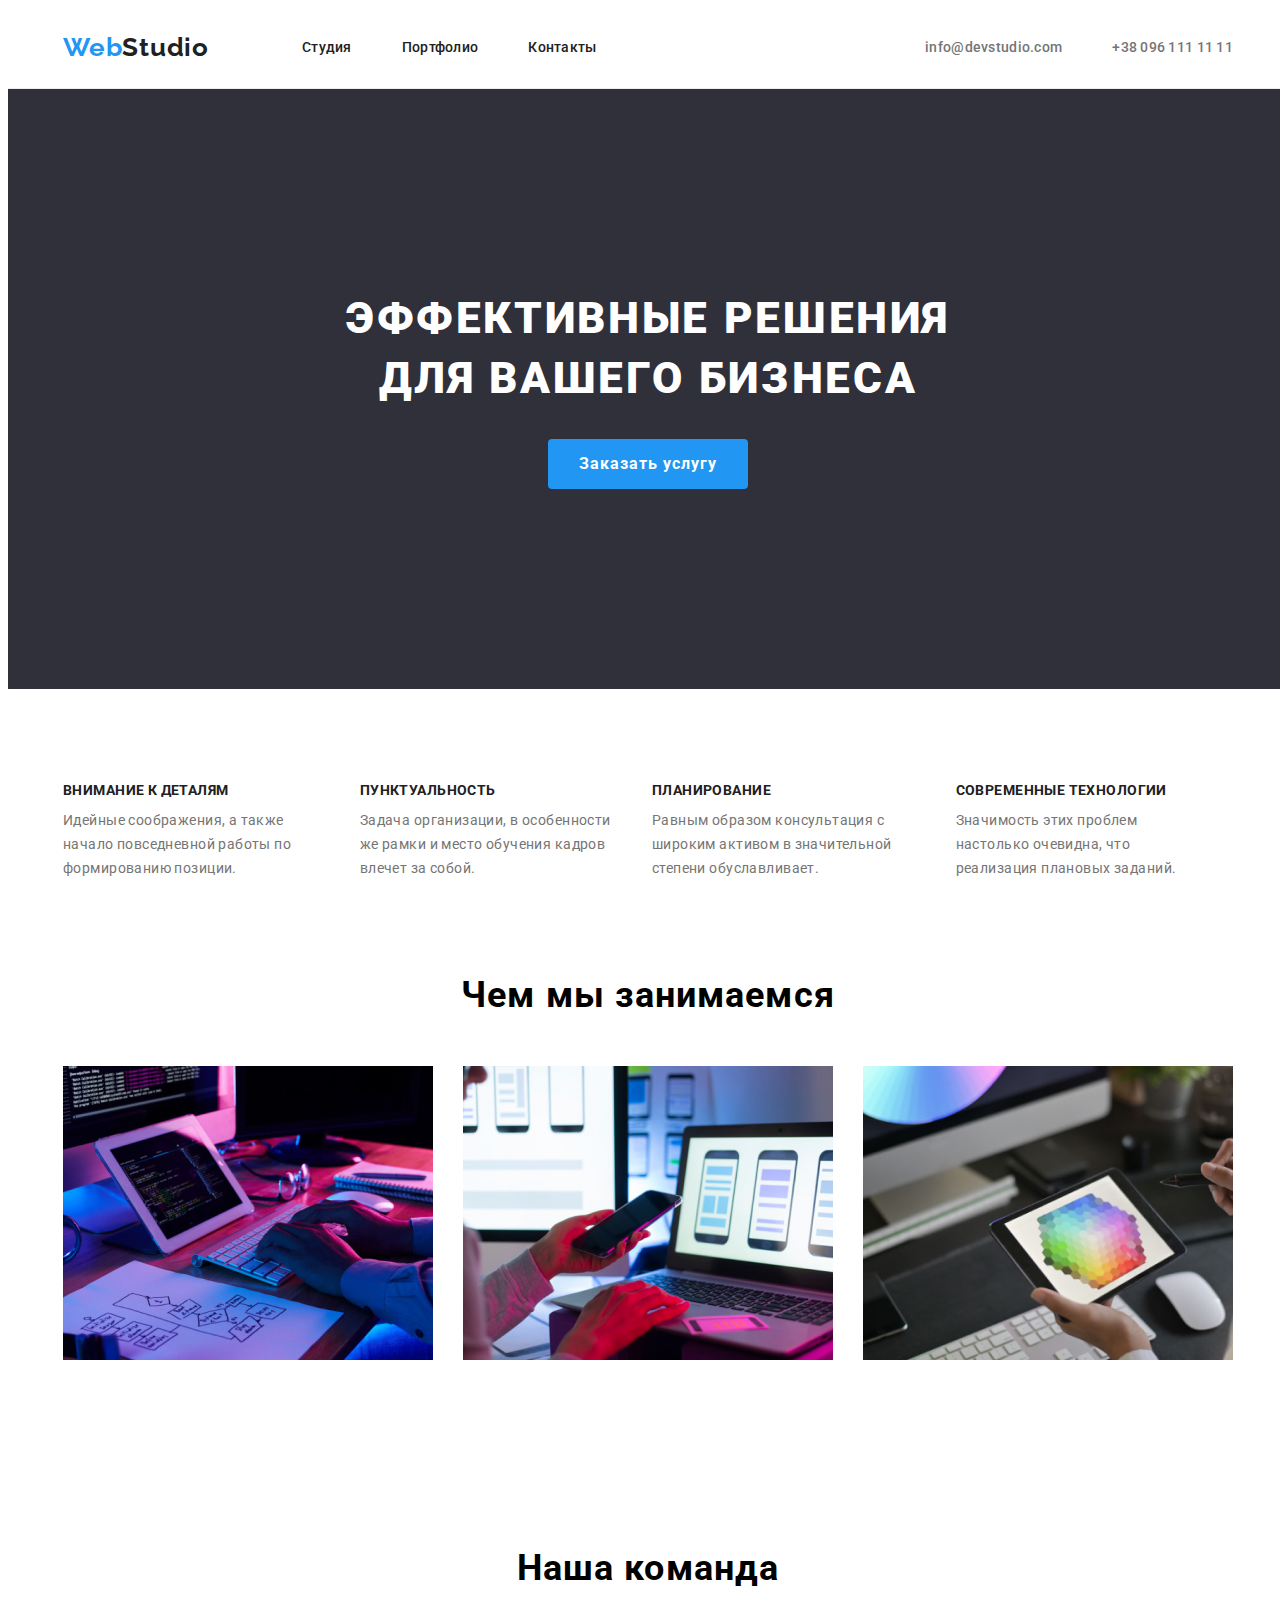
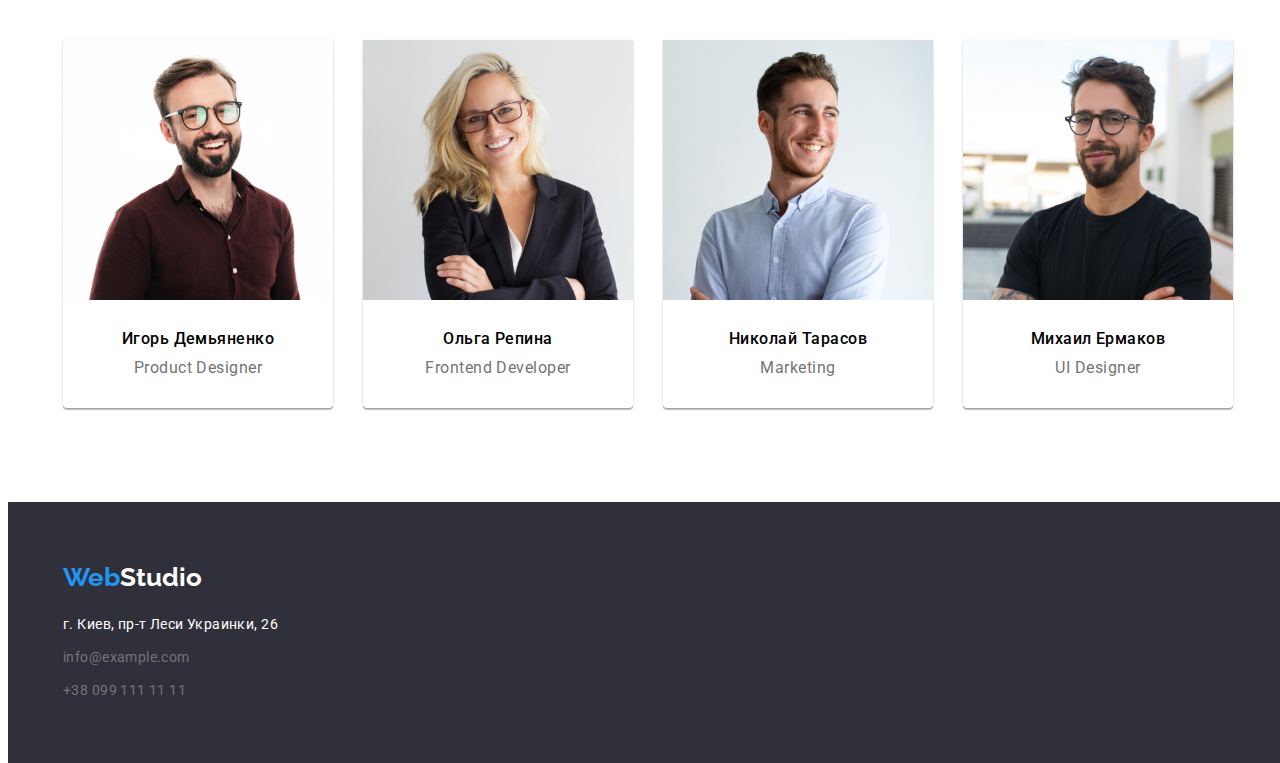
<file: index.html>
<!DOCTYPE html>
<html lang="en">
<head>
	<meta charset="utf-8">
	<link rel="preconnect" href="https://fonts.googleapis.com">
<link rel="preconnect" href="https://fonts.gstatic.com" crossorigin>
<link href="https://fonts.googleapis.com/css2?family=Montserrat:ital,wght@0,400;0,600;0,700;0,800;1,500&family=Raleway:wght@700&family=Roboto:wght@400;500;700;900&display=swap"
 rel="stylesheet">
 <link rel="stylesheet" href="https://cdnjs.cloudflare.com/ajax/libs/modern-normalize/1.1.0/modern-normalize.min.css" integrity="sha512-wpPYUAdjBVSE4KJnH1VR1HeZfpl1ub8YT/NKx4PuQ5NmX2tKuGu6U/JRp5y+Y8XG2tV+wKQpNHVUX03MfMFn9Q=="
  crossorigin="anonymous" referrerpolicy="no-referrer" />
	<link rel="stylesheet" type="text/css" href="css/styles.css">
	<title>Home work 3</title>
</head>
<body>
	<header class="header">
	<div class="container header-container">
<nav class="nav">
			<a href="" class="logo"><span class="logo-blue">Web</span>Studio</a>
	<ul class="list-header">
		<li class="item-header"><a href="" class="link-header">Студия</a></li>
		<li class="item-header"><a href="https://olegochych.github.io/goit-markup-hw-03/portfolio.html" class="link-header">Портфолио</a></li>
		<li class="item-header"><a href="" class="link-header">Контакты</a></li>
	</ul>
</nav>
	<ul class="list-grey">
		<li class="item-grey"><a href="mailto:info@devstudio.com" class="link-grey">info@devstudio.com</a></li>
		<li class="item-grey"><a href="tel:+380961111111" class="link-grey">+38 096 111 11 11</a></li>
	</ul>
	</div>

	</header>

<main class="main">
	<section class="section-hero">
		<div class="container">
		<h1 class="hero-title">Эффективные решения для вашего бизнеса</h1>
		<button type="button" class="hero-btn">Заказать услугу</button>
		</div>
	</section>
	<section class="section-features">
		<div class="container">
		<ul class="list-features">
			<li class="item-features">
				<h3 class="title-features">Внимание к деталям</h3>
				<p class="text-features">Идейные соображения, а также начало повседневной работы по формированию позиции.</p>
			</li>
			<li class="item-features">
				<h3 class="title-features">Пунктуальность</h3>
				<p class="text-features">Задача организации, в особенности же рамки и место обучения кадров влечет за собой.</p>
			</li>
			<li class="item-features">
				<h3 class="title-features">Планирование</h3>
				<p class="text-features">Равным образом консультация с широким активом в значительной степени обуславливает.</p>
			</li>
			<li class="item-features">
				<h3 class="title-features">Современные технологии</h3>
				<p class="text-features">Значимость этих проблем настолько очевидна, что реализация плановых заданий.</p>
			</li>
		</ul>
		</div>
	</section>
	<section class="what-we-do">
		<div class="container">
			<h2 class="what-we-do-title">Чем мы занимаемся</h2>
		<ul class="wwd-list">
			<li class="wwd-item"><img src="images/wwd1.jpg" alt="Написание кода" width="370" height="294"></li>
			<li class="wwd-item"><img src="images/wwd2.jpg" alt="Разработка мобильного приложения" width="370" height="294"></li>
			<li><img src="images/wwd3.jpg" alt="Графический планшет" width="370" height="294"></li>
		</ul>
		</div>	
	</section>
	<section class="our-team">
		<div class="container">
		<h2 class="our-team-title">Наша команда</h2>
		<ul class="our-team-list">
			<li class="our-team-item">
				<img src="images/imgihor.jpg" alt="Игорь" width="270" height="260">
				<h3 class="our-team-names">Игорь Демьяненко</h3>
				<p class="our-team-job">Product Designer</p>
			</li>
			<li class="our-team-item">
				<img src="images/imgolha.jpg" alt="Ольга" width="270" height="260">
				<h3 class="our-team-names">Ольга Репина</h3>
				<p class="our-team-job">Frontend Developer</p>
			</li>
			<li class="our-team-item">
				<img src="images/imgniko.jpg" alt="Николай" width="270" height="260">
				<h3 class="our-team-names">Николай Тарасов</h3>
				<p class="our-team-job">Marketing</p>
			</li>
			<li class="our-team-item">
				<img src="images/imgmichail.jpg" alt="Михаил" width="270" height="260">
				<h3 class="our-team-names">Михаил Ермаков</h3>
				<p class="our-team-job">UI Designer</p>
			</li>
		</ul>
		</div>
	</section>
	</main>

	<footer class="footer">
		<div class="container footer-container">
			<a href="" class="logo-footer"><span class="logo-blue">Web</span>Studio</a>
			<address>
				<ul class="list-footer">
					<li class="item-footer"><a href="https://www.google.com/maps/d/u/0/viewer?msa=0&mid=10uSM3H-mIU3GznYo2szRIEphczw&ll=50.42732700000001%2C30.538092&z=17" class="link-footer-street">г. Киев, пр-т Леси Украинки, 26</a></li>
					<li class="item-footer"><a href="mailto:info@example.com" class="link-footer">info@example.com</a></li>
					<li class="item-footer"><a href="tel:+380991111111" class="link-footer">+38 099 111 11 11</a></li>
				</ul>
			</address>
		</div>
	</footer>
</body>
</html>
</file>
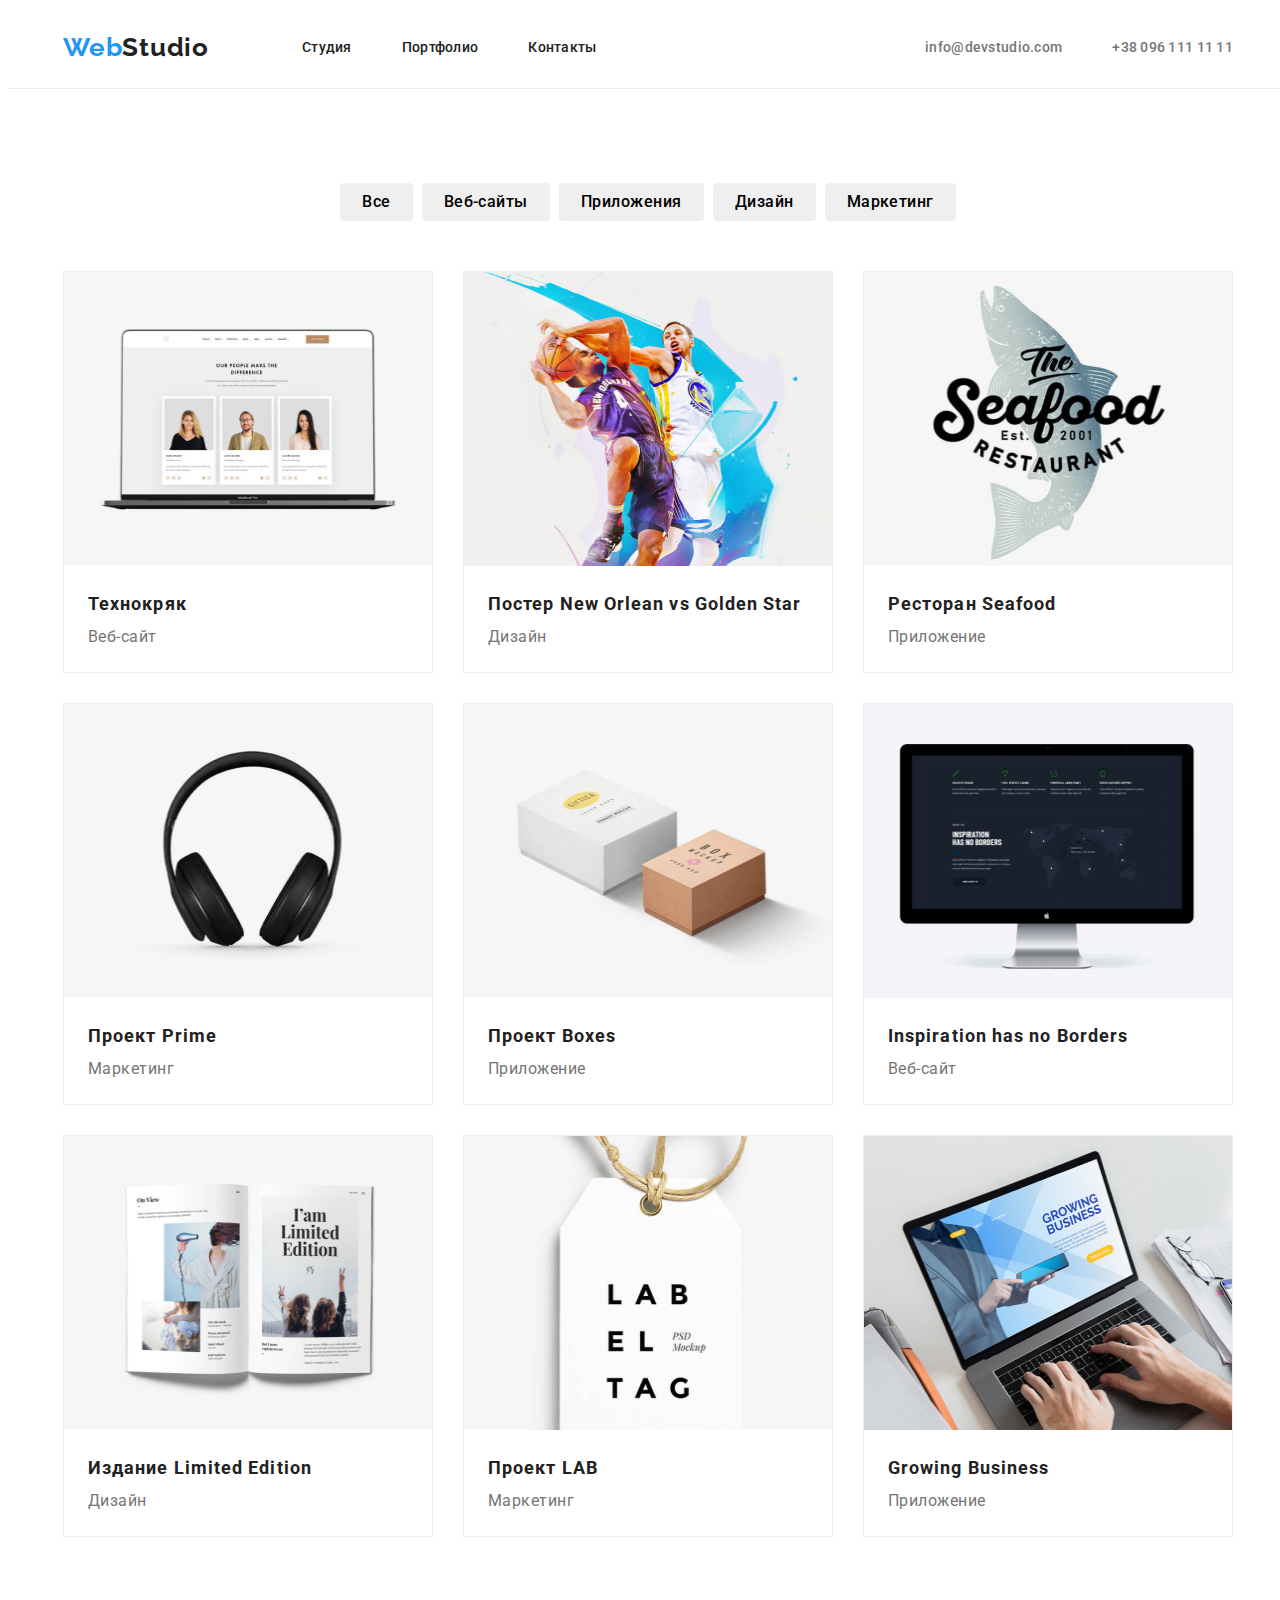
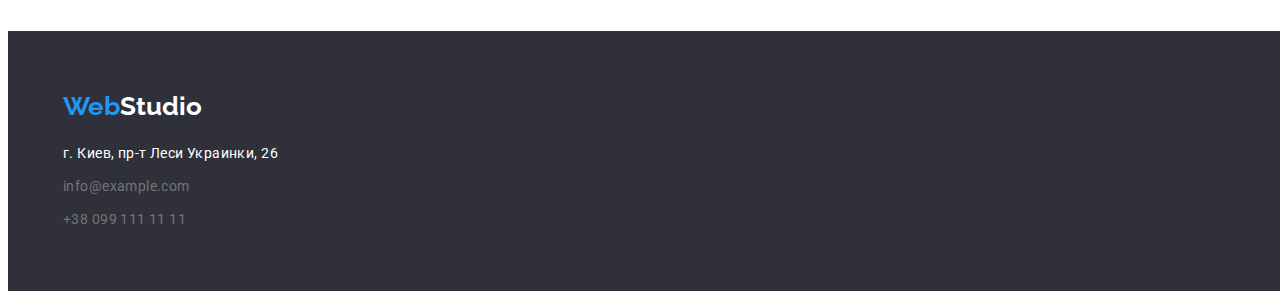
<file: portfolio.html>
<!DOCTYPE html>
<html lang="en">
<head>
	<link rel="preconnect" href="https://fonts.googleapis.com">
<link rel="preconnect" href="https://fonts.gstatic.com" crossorigin>
<link href="https://fonts.googleapis.com/css2?family=Montserrat:ital,wght@0,400;0,600;0,700;0,800;1,500&family=Raleway:wght@700&family=Roboto:wght@400;500;700;900&display=swap"
 rel="stylesheet">
 <link rel="stylesheet" href="https://cdnjs.cloudflare.com/ajax/libs/modern-normalize/1.1.0/modern-normalize.min.css" integrity="sha512-wpPYUAdjBVSE4KJnH1VR1HeZfpl1ub8YT/NKx4PuQ5NmX2tKuGu6U/JRp5y+Y8XG2tV+wKQpNHVUX03MfMFn9Q=="
  crossorigin="anonymous" referrerpolicy="no-referrer" />
	<link rel="stylesheet" type="text/css" href="css/portfolio.css">
	<title>Портфолио</title>
</head>
<body>
<header class="header">
	<div class="container header-container">
<nav class="nav">
			<a class="logo" href=""><span class="logo-blue">Web</span>Studio</a>
	<ul class="list-header">
		<li class="item-header"><a class="link-header" href="">Студия</a></li>
		<li class="item-header"><a class="link-header" href="">Портфолио</a></li>
		<li class="item-header"><a class="link-header" href="">Контакты</a></li>
	</ul>
</nav>
	<ul class="list-grey">
		<li class="item-grey"><a class="link-grey" href="mailto:info@devstudio.com">info@devstudio.com</a></li>
		<li class="item-grey"><a class="link-grey" href="tel:+380961111111">+38 096 111 11 11</a></li>
	</ul>
	</div>
</header>
<main class="main">
	<section class="section">
		<div class="container">
		<ul class="list-btn list">
			<li class="item-btn"><button type="button" class="btn">Все</button></li>
			<li class="item-btn"><button type="button" class="btn">Веб-сайты</button></li>
			<li class="item-btn"><button type="button" class="btn">Приложения</button></li>
			<li class="item-btn"><button type="button" class="btn">Дизайн</button></li>
			<li class="item-btn"><button type="button" class="btn">Маркетинг</button></li>
		</ul>
	<ul class="list">
		<li class="item">
				<img src="images/img.jpg" alt="ноутбук" width="368" height="294">
			<div class="div-text">
				<h2 class="title">Технокряк</h2>
				<p class="text">Веб-сайт</p>
			</div>
		</li>
		<li class="item">
				<img src="images/img2.jpg" alt="баскетбол" width="368" height="294">
			<div class="div-text">
				<h2 class="title">Постер New Orlean vs Golden Star</h2>
				<p class="text">Дизайн</p>
			</div>
		</li>
		<li class="item">
				<img src="images/img3.jpg" alt="лого ресторана" width="368" height="294">
			<div class="div-text">
				<h2 class="title">Ресторан Seafood</h2>
				<p class="text">Приложение</p>
			</div>
		</li>
		<li class="item">
				<img src="images/img4.jpg" alt="наушники" width="368" height="294">
			<div class="div-text">
				<h2 class="title">Проект Prime</h2>
				<p class="text">Маркетинг</p>
			</div>
		</li>
		<li class="item">
				<img src="images/img5.jpg" alt="коробки" width="368" height="294">
			<div class="div-text">
				<h2 class="title">Проект Boxes</h2>
				<p class="text">Приложение</p>
			</div>
		</li>
		<li class="item">
				<img src="images/img6.jpg" alt="монитор" width="368" height="294">
			<div class="div-text">
				<h2 class="title">Inspiration has no Borders</h2>
				<p class="text">Веб-сайт</p>
			</div>
		</li>
		<li class="item">
				<img src="images/img7.jpg" alt="журнал" width="368" height="294">
			<div class="div-text">
				<h2 class="title">Издание Limited Edition</h2>
				<p class="text">Дизайн</p>
			</div>
		</li>
		<li class="item">
				<img src="images/img8.jpg" alt="бирка" width="368" height="294">
			<div class="div-text">
				<h2 class="title">Проект LAB</h2>
				<p class="text">Маркетинг</p>
			</div>
		</li>
		<li class="item">
				<img src="images/img9.jpg" alt="печать на клавиатуре" width="368" height="294">
			<div class="div-text">
				<h2 class="title">Growing Business</h2>
				<p class="text">Приложение</p>
			</div>
		</li>
	</ul>
	</div>
	</section>
</main>
<footer class="footer">
	<div class="container">
	<a class="logo-footer" href=""><span class="logo-blue">Web</span>Studio</a>
		<address>
			<ul class="list-footer">
				<li class="item-footer"><a href="https://www.google.com/maps/d/u/0/viewer?msa=0&mid=10uSM3H-mIU3GznYo2szRIEphczw&ll=50.42732700000001%2C30.538092&z=17" class="link-footer-street">г. Киев, пр-т Леси Украинки, 26</a></li>
				<li class="item-footer"><a href="mailto:info@example.com" class="link-footer">info@example.com</a> </li>
				<li class="item-footer"><a href="tel:+380991111111" class="link-footer">+38 099 111 11 11</a></li>
			</ul>
			
				
		</address>
	</div>
</footer>
</body>
</html>
</file>
<file: css/styles.css>
p,
h1,
h2,
h3,
h4,
h5,
h6 {
  margin: 0;
}

ul {
  margin: 0;
  padding: 0;
}
*,
*:before,
*:after {
  box-sizing: border-box;
}

:focus,
:active {
  outline: none;
}

a:focus,
a:active {
  outline: none;
}

nav,
footer,
header,
aside {
  display: block;
}

html,
body {
  height: 100%;
  width: 100%;
  font-size: 100%;
  line-height: 1;
  font-size: 14px;
  -ms-text-size-adjust: 100%;
  -moz-text-size-adjust: 100%;
  -webkit-text-size-adjust: 100%;
}

input,
button,
textarea {
  font-family: inherit;
}

input::-ms-clear {
  display: none;
}
button {
  cursor: pointer;
}
button::-moz-focus-inner {
  padding: 0;
  border: 0;
}
a,
a:visited,
a:hover {
  text-decoration: none;
}
ul,
li {
  list-style: none;
}
img {
  vertical-align: top;
}

h1,
h2,
h3,
h4,
h5,
h6 {
  font-size: inherit;
  font-weight: 400;
}

.visually-hidden {
  position: absolute;
  width: 1px;
  height: 1px;
  margin: -1px;
  padding: 0;
  overflow: hidden;
  border: 0;
  clip: rect(0 0 0 0);
}

button {
  cursor: pointer;
}

:root {
  --accent-color: #212121;
  --color-blue: #2196f3;
  --color-grey: #757575;
  --color-white: #ffffff;
}
body {
  font-family: roboto, sans-serif;
}

/*----------------HEADER----------*/
.container {
  width: 1200px;
  padding-left: 15px;
  padding-right: 15px;
  margin: 0 auto;
}
.header {
  border-bottom: solid 1px #ececec;
}
.nav {
  display: flex;
}
.logo {
  padding-top: 24px;
  padding-bottom: 25px;
  margin-right: 93px;
  margin-left: 0;
  font-family: Raleway;
  font-weight: 700;
  font-size: 26px;
  line-height: 1.19;
  letter-spacing: 0.03em;
  color: var(--accent-color);
}
.logo-blue {
  color: var(--color-blue);
}
.header-container {
  display: flex;
}
.list-header {
  display: flex;
}
.link-header { 
  font-weight: 500;
  font-size: 14px;
  line-height: 1.14;
  letter-spacing: 0.02em;
}
.item-header{
  padding-top: 32px;
  padding-bottom: 32px;
}
.item-header:not(:last-child){
  margin-right: 50px;
}
.list-grey {
  margin-left: auto;
  display: flex;
}
.item-grey{
  padding-top: 32px;
  padding-bottom: 32px;
}
.item-grey:first-child{
  margin-right: 50px;
}
.link-grey {
  font-style: normal;
  font-weight: 500;
  font-size: 14px;
  line-height: 1.14;
  letter-spacing: 0.02em;
}

.link-header {
  color: var(--accent-color);
}
a.link-header:focus {
  color: var(--color-blue);
}
a.link-header:hover {
  color: var(--color-blue);
}
.link-grey {
  color: var(--color-grey);
}
a.link-grey:focus {
  color: var(--color-blue);
}
a.link-grey:hover {
  color: var(--color-blue);
}

/*--------- HERO --------*/

.section-hero {
    padding-top: 200px;
  background-color: #2f303a;
  height: 600px;
  text-align: center;
  align-items: center;
}

.hero-title {
  padding-left: 252px;
  padding-right: 252px;
  font-weight: 900;
  font-size: 44px;
  line-height: 1.36;
  text-align: center;
  letter-spacing: 0.06em;
  text-transform: uppercase;
  color: var(--color-white);
}

.hero-btn {
  margin-top: 30px;
  width: 200px;
  height: 50px;
  font-weight: 700;
  font-size: 16px;
  line-height: 1.87;
  letter-spacing: 0.06em;
  border-style: none;
  border-radius: 4px;
  background-color: var(--color-blue);
  color: var(--color-white);
}

/*---------FEATURES---------*/

.section-features{
  padding-top: 94px;
}
.list-features {
  display: flex;
}
.item-features {
  margin-right: 30px;
}
.title-features {
  font-weight: 700;
  font-size: 14px;
  line-height: 1.14;
  letter-spacing: 0.03em;
  text-transform: uppercase;
  color: var(--accent-color);
}
.text-features {
  margin-top: 10px;
  font-size: 14px;
  line-height: 1.71;
  letter-spacing: 0.03em;
  color: var(--color-grey);
}

/*--------WHAT-WE-DO--------*/
.what-we-do{
  padding-top: 94px;
  padding-bottom: 94px;
}
.what-we-do-title {
  text-align: center;
  font-weight: 700;
  font-size: 36px;
  line-height: 1.16;
  letter-spacing: 0.03em;
  color: var(--acent-color);
}
.wwd-list {
  display: flex;
  margin-top: 50px;
}
.wwd-item :only-child {
  margin-right: 30px;
}
/*-------OUR-TEAM----------*/
.our-team{
  padding-top: 94px;
  padding-bottom: 94px;
}
.our-team-list {
  display: flex;
}
.our-team-item {
  margin-right: 30px;
  padding-bottom: 30px;
  box-shadow: 0px 1px 3px rgba(0, 0, 0, 0.12), 0px 1px 1px rgba(0, 0, 0, 0.14),
    0px 2px 1px rgba(0, 0, 0, 0.2);
  border-radius: 0px 0px 4px 4px;
}
.our-team-title {
  font-weight: 700;
  font-size: 36px;
  line-height: 1.16;
  text-align: center;
  letter-spacing: 0.03em;
  color: var(--acent-color);
  margin-bottom: 50px;
}
.our-team-names {
  padding-top: 30px;
  font-weight: 500;
  font-size: 16px;
  line-height: 1.18;
  text-align: center;
  letter-spacing: 0.03em;
  color: var(--acent-color);
}
.our-team-job {
  padding-top: 10px;
  font-size: 16px;
  line-height: 1.18;
  text-align: center;
  letter-spacing: 0.03em;
  color: var(--color-grey);
}

/*-------------FOOTER---------*/

.footer {
  background-color: #2f303a;
  padding-top: 60px;
  padding-bottom: 60px;
}


.logo-footer {
  font-family: Raleway;
  font-weight: 700;
  font-size: 26px;
  line-height: 1.19;
  color: var(--color-white);
}
.list-footer {
  margin-top: 20px;
}

.item-footer:first-child {
  margin-top: 20px;
}
.item-footer:nth-child(2) {
  margin-top: 9px;
}
.item-footer:nth-child(3) {
  margin-top: 9px;
}
.link-footer{
  display: flex;
  font-style: normal;
  font-size: 14px;
  line-height: 1.71;
  letter-spacing: 0.03em;
    color: var(--color-grey);
}
.link-footer-street{
  display: flex;
  font-style: normal;
  font-size: 14px;
  line-height: 1.71;
  letter-spacing: 0.03em;
  color: var(--color-white);
}
a.link-footer-street:hover {
  color: var(--color-blue);
}
a.link-footer-street:focus {
  color: var(--color-blue);
}
a.link-footer:hover {
  color: var(--color-blue);
}
a.link-footer:focus {
  color: var(--color-blue);
}
</file>
<file: css/portfolio.css>
p,
h1,
h2,
h3,
h4,
h5,
h6 {
  margin: 0;
}

ul {
  margin: 0;
  padding: 0;
}
*,
*:before,
*:after {
  box-sizing: border-box;
}

:focus,
:active {
  outline: none;
}

a:focus,
a:active {
  outline: none;
}

nav,
footer,
header,
aside {
  display: block;
}

html,
body {
  height: 100%;
  width: 100%;
  font-size: 100%;
  line-height: 1;
  font-size: 14px;
  -ms-text-size-adjust: 100%;
  -moz-text-size-adjust: 100%;
  -webkit-text-size-adjust: 100%;
}

input,
button,
textarea {
  font-family: inherit;
}

input::-ms-clear {
  display: none;
}
button {
  cursor: pointer;
}
button::-moz-focus-inner {
  padding: 0;
  border: 0;
}
a,
a:visited,
a:hover {
  text-decoration: none;
}
ul,
li {
  list-style: none;
}
img {
  vertical-align: top;
}

h1,
h2,
h3,
h4,
h5,
h6 {
  font-size: inherit;
  font-weight: 400;
}

.visually-hidden {
  position: absolute;
  width: 1px;
  height: 1px;
  margin: -1px;
  padding: 0;
  overflow: hidden;
  border: 0;
  clip: rect(0 0 0 0);
}

button {
  cursor: pointer;
}

:root {
  --accent-color: #212121;
  --color-blue: #2196f3;
  --color-grey: #757575;
  --color-white: #ffffff;
}
body {
  font-family: roboto, sans-serif;
}

/*------------HEADER----------*/
.container {
  width: 1200px;
  padding-left: 15px;
  padding-right: 15px;
  margin: 0 auto;
}
.header {
  border-bottom: solid 1px #ececec;
}
.nav {
  display: flex;
}
.logo {
  padding-top: 24px;
  padding-bottom: 25px;
  margin-right: 93px;
  margin-left: 0;
  font-family: Raleway;
  font-weight: 700;
  font-size: 26px;
  line-height: 1.19;
  letter-spacing: 0.03em;
  color: var(--accent-color);
}
.logo-blue {
  color: var(--color-blue);
}
.header-container {
  display: flex;
}
.list-header {
  display: flex;
}
.link-header { 
  font-weight: 500;
  font-size: 14px;
  line-height: 1.14;
  letter-spacing: 0.02em;
}
.item-header{
  padding-top: 32px;
  padding-bottom: 32px;
}
.item-header:not(:last-child){
  margin-right: 50px;
}
.list-grey {
  margin-left: auto;
  display: flex;
}
.item-grey{
  padding-top: 32px;
  padding-bottom: 32px;
}
.item-grey:first-child{
  margin-right: 50px;
}
.link-grey {
  font-style: normal;
  font-weight: 500;
  font-size: 14px;
  line-height: 1.14;
  letter-spacing: 0.02em;
}

.link-header {
  color: var(--accent-color);
}
a.link-header:focus {
  color: var(--color-blue);
}
a.link-header:hover {
  color: var(--color-blue);
}
.link-grey {
  color: var(--color-grey);
}
a.link-grey:focus {
  color: var(--color-blue);
}
a.link-grey:hover {
  color: var(--color-blue);
}
/*------------MAIN---------*/
.section{
  padding-top: 94px;
  padding-bottom: 94px;
}
.list-btn {
  display: flex;
  justify-content: center;
  margin-bottom: 50px;
}
.btn {
  padding: 6px 22px;
}
.item-btn:not(:last-child) {
  margin-right: 9px;
}
.btn:hover {
  background-color: var(--color-blue);
  color: white;
}
.btn:focus {
  background-color: var(--color-blue);
  color: white;
}
.btn {
  border-style: none;
  border-radius: 4px;
  font-weight: 500;
  font-size: 16px;
  line-height: 26px;
  letter-spacing: 0.03em;
}
.list {
  list-style: none;
  display: flex;
  flex-wrap: wrap;
}

.item {
  border: 1px solid #eeeeee;
}
.item:not(:nth-child(3n)){
  margin-right: 30px;
}
.item{
  margin-bottom: 30px;
}
.item:nth-child(7){
  margin-bottom: 0;
}
.item:nth-child(8){
  margin-bottom: 0;
}
.item:nth-child(9){
  margin-bottom: 0;
}
.div-text{
  padding-top: 20px;
  padding-right: 24px;
  padding-left: 24px;
  padding-bottom: 20px;
}
.title {
  font-weight: 700;
  font-size: 18px;
  line-height: 2em;
  letter-spacing: 0.06em;
  color: var(--accent-color);
}
.text {
  font-size: 16px;
  line-height: 1.87em;
  letter-spacing: 0.03em;
  color: var(--color-grey);
}

/*-----------FOOTER---------*/

.footer {
  background-color: #2f303a;
padding-top: 60px;
padding-bottom: 60px; 
}

.logo-footer {
  font-family: Raleway;
  font-weight: 700;
  font-size: 26px;
  line-height: 1.19em;
  color: var(--color-white);
}

.item-footer:first-child {
  margin-top: 20px;
}
.item-footer:nth-child(2) {
  padding-top: 9px;
}
.item-footer:nth-child(3) {
  padding-top: 9px;
}

.link-footer {
  display: flex;
  font-style: normal;
  font-size: 14px;
  line-height: 1.71em;
  letter-spacing: 0.03em;
  color: var(--color-grey);
}
.link-footer-street{
  display: flex;
  font-style: normal;
  font-size: 14px;
  line-height: 1.71em;
  letter-spacing: 0.03em;
  color: var(--color-white);
}
a.link-footer-street:hover {
  color: var(--color-blue);
}
a.link-footer-street:focus {
  color: var(--color-blue);
}
a.link-footer:hover {
  color: var(--color-blue);
}
a.link-footer:focus {
  color: var(--color-blue);
}
</file>
